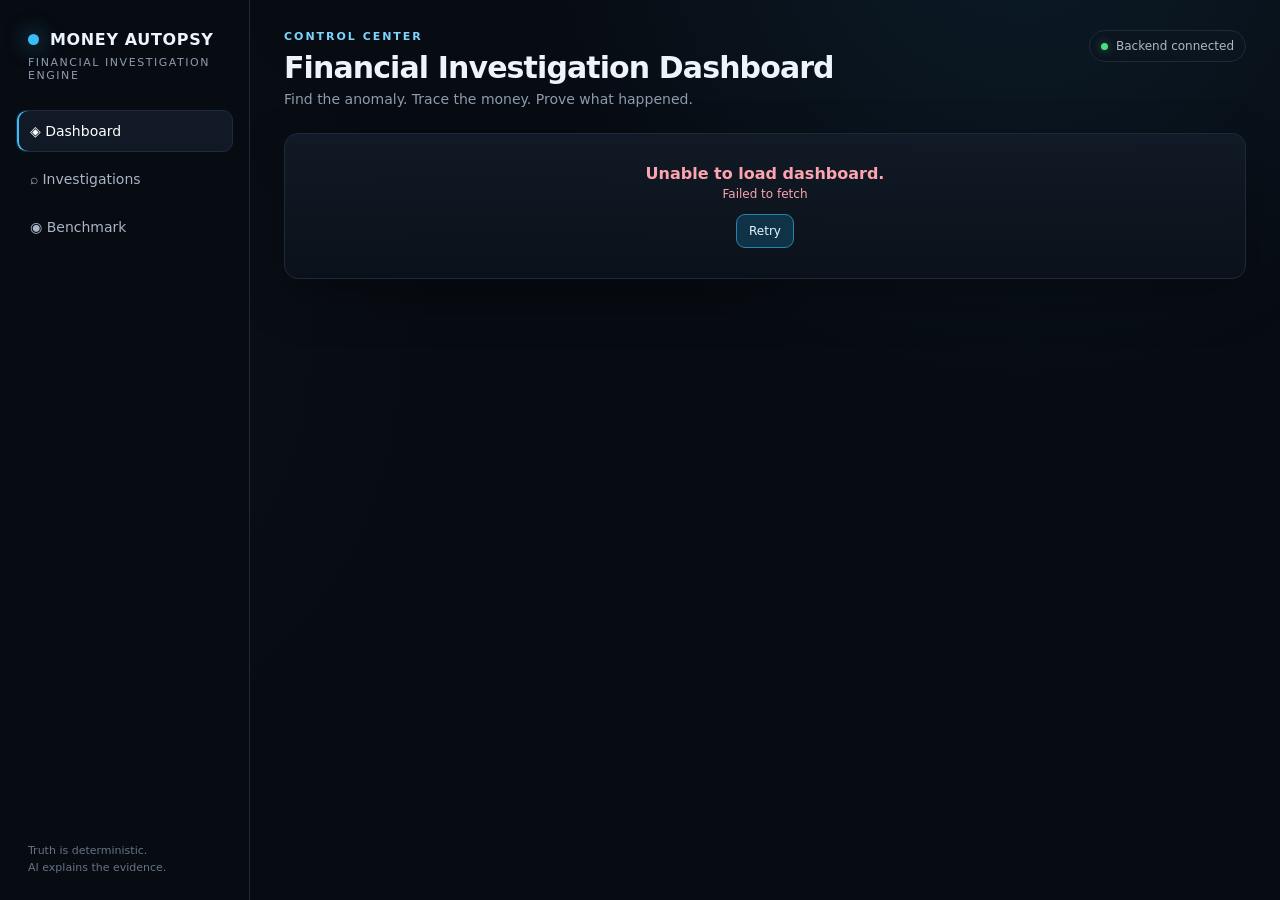
<file: frontend/index.html>
﻿<!DOCTYPE html>
<html lang="en">
<head>
    <meta charset="UTF-8">
    <meta name="viewport" content="width=device-width, initial-scale=1.0">
    <title>Money Autopsy</title>
    <meta http-equiv="refresh" content="0; url=dashboard.html">
</head>
<body>
    <p>Opening Money Autopsy...</p>
</body>
</html>
</file>
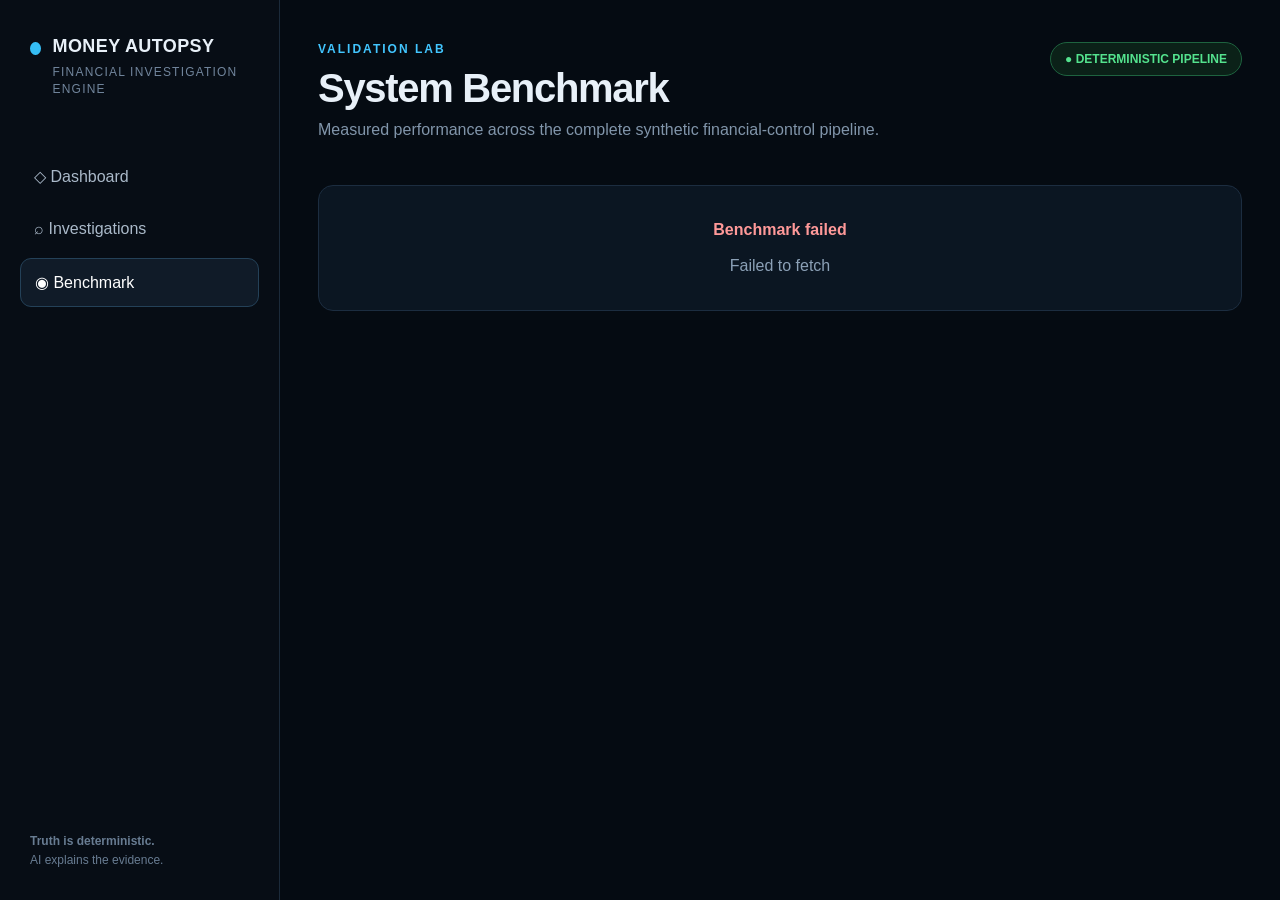
<file: frontend/benchmark.html>
﻿<!DOCTYPE html>
<html lang="en">
<head>
<meta charset="UTF-8">
<meta name="viewport" content="width=device-width, initial-scale=1.0">

<title>Benchmark | Money Autopsy</title>

<style>
*{box-sizing:border-box}

body{
    margin:0;
    background:#050b12;
    color:#e8f0f8;
    font-family:Inter,Segoe UI,Arial,sans-serif;
}

.app{
    display:flex;
    min-height:100vh;
}

.sidebar{
    width:280px;
    background:#070d15;
    border-right:1px solid #1b2a3a;
    padding:32px 20px;
    position:fixed;
    inset:0 auto 0 0;
}

.brand{
    display:flex;
    gap:12px;
    align-items:flex-start;
    margin:4px 10px 55px;
}

.dot{
    width:13px;
    height:13px;
    margin-top:6px;
    border-radius:50%;
    background:#35bdf4;
}

.brand-name{
    font-size:18px;
    font-weight:800;
    letter-spacing:.4px;
}

.brand-sub{
    margin-top:7px;
    color:#71859c;
    font-size:12px;
    line-height:1.4;
    letter-spacing:1.2px;
}

.nav a{
    display:block;
    color:#aab9c9;
    text-decoration:none;
    padding:14px 14px;
    margin:6px 0;
    border-radius:11px;
}

.nav a:hover,
.nav a.active{
    background:#101b28;
    color:#fff;
    border:1px solid #244158;
}

.footer{
    position:absolute;
    bottom:30px;
    left:30px;
    color:#687c92;
    font-size:12px;
    line-height:1.6;
}

.main{
    margin-left:280px;
    width:calc(100% - 280px);
    padding:42px 38px;
}

.container{
    max-width:1400px;
    margin:auto;
}

.eyebrow{
    color:#42c6ff;
    font-size:12px;
    font-weight:800;
    letter-spacing:2px;
    text-transform:uppercase;
}

h1{
    font-size:40px;
    margin:10px 0;
    letter-spacing:-1.3px;
}

.subtitle{
    color:#8195aa;
    margin-bottom:28px;
}

.topbar{
    display:flex;
    justify-content:space-between;
    align-items:flex-start;
    gap:20px;
}

.badge{
    padding:9px 14px;
    border-radius:999px;
    background:#0b2118;
    border:1px solid #1e633f;
    color:#54e38e;
    font-size:12px;
    font-weight:800;
}

.grid{
    display:grid;
    grid-template-columns:repeat(3,1fr);
    gap:15px;
    margin:25px 0;
}

.card{
    background:#0b1622;
    border:1px solid #1c2d40;
    border-radius:15px;
    padding:21px;
}

.label{
    color:#71869d;
    font-size:11px;
    letter-spacing:1px;
    text-transform:uppercase;
}

.value{
    margin-top:9px;
    font-size:32px;
    font-weight:850;
}

.pass{
    color:#54e38e;
}

.section{
    background:#0b1622;
    border:1px solid #1c2d40;
    border-radius:15px;
    padding:23px;
    margin-top:18px;
}

.section h2{
    margin:0 0 6px;
    font-size:18px;
}

.muted{
    color:#72869d;
    font-size:13px;
}

.metrics{
    display:grid;
    grid-template-columns:repeat(6,1fr);
    gap:10px;
    margin-top:18px;
}

.metric{
    background:#07111b;
    border:1px solid #192a3c;
    border-radius:11px;
    padding:16px;
}

.metric .value{
    font-size:25px;
}

.performance{
    display:grid;
    grid-template-columns:1fr 1fr;
    gap:12px;
    margin-top:15px;
}

.notice{
    margin-top:18px;
    border-left:3px solid #d4a62c;
    background:#171406;
    padding:17px;
    color:#c7b889;
    line-height:1.55;
    border-radius:0 10px 10px 0;
}

.principle{
    margin-top:18px;
    border-left:3px solid #42c6ff;
    background:#081521;
    padding:18px;
    color:#b7c7d8;
    line-height:1.6;
    border-radius:0 10px 10px 0;
}

button{
    border:1px solid #2d6e91;
    background:#0c2332;
    color:#dff6ff;
    padding:10px 16px;
    border-radius:9px;
    cursor:pointer;
}

button:hover{
    background:#123449;
}

.loading{
    text-align:center;
    padding:35px;
    color:#8ba0b6;
}

@media(max-width:1000px){
    .metrics{grid-template-columns:repeat(3,1fr)}
    .grid{grid-template-columns:1fr 1fr}
}

@media(max-width:700px){
    .sidebar{
        width:220px;
    }
    .main{
        margin-left:220px;
        width:calc(100% - 220px);
        padding:25px 18px;
    }
    .grid,.metrics{
        grid-template-columns:1fr;
    }
}
</style>
</head>

<body>

<div class="app">

<aside class="sidebar">

<div class="brand">
<div class="dot"></div>
<div>
<div class="brand-name">MONEY AUTOPSY</div>
<div class="brand-sub">FINANCIAL INVESTIGATION ENGINE</div>
</div>
</div>

<nav class="nav">
<a href="dashboard.html">◇ Dashboard</a>
<a href="dashboard.html#cases">⌕ Investigations</a>
<a class="active" href="benchmark.html">◉ Benchmark</a>
</nav>

<div class="footer">
<strong>Truth is deterministic.</strong><br>
AI explains the evidence.
</div>

</aside>

<main class="main">

<div class="container">

<div class="topbar">

<div>
<div class="eyebrow">Validation Lab</div>
<h1>System Benchmark</h1>
<div class="subtitle">
Measured performance across the complete synthetic financial-control pipeline.
</div>
</div>

<div class="badge">● DETERMINISTIC PIPELINE</div>

</div>

<div id="loading" class="section loading">
<strong>Running 300-case benchmark…</strong>
<br><br>
This evaluates the complete deterministic pipeline. The first run can take around 1–2 minutes.
</div>

<div id="content" style="display:none">

<div class="grid">

<div class="card">
<div class="label">Total cases</div>
<div id="total" class="value">—</div>
</div>

<div class="card">
<div class="label">Failed cases</div>
<div id="failed" class="value pass">—</div>
</div>

<div class="card">
<div class="label">Throughput</div>
<div id="throughput" class="value">—</div>
</div>

</div>

<div class="section">

<h2>Accuracy & Integrity</h2>
<div class="muted">Full deterministic benchmark results</div>

<div class="metrics">

<div class="metric">
<div class="label">Classification</div>
<div id="classification" class="value pass">—</div>
</div>

<div class="metric">
<div class="label">Status</div>
<div id="status" class="value pass">—</div>
</div>

<div class="metric">
<div class="label">Recovery</div>
<div id="recovery" class="value pass">—</div>
</div>

<div class="metric">
<div class="label">Resolution</div>
<div id="resolution" class="value pass">—</div>
</div>

<div class="metric">
<div class="label">Unresolved</div>
<div id="unresolved" class="value pass">—</div>
</div>

<div class="metric">
<div class="label">Proof Chain</div>
<div id="proof" class="value pass">—</div>
</div>

</div>

</div>

<div class="section">

<h2>Performance</h2>
<div class="muted">Measured on the local deterministic pipeline</div>

<div class="performance">

<div class="metric">
<div class="label">Processing time</div>
<div id="elapsed" class="value">—</div>
</div>

<div class="metric">
<div class="label">Cases / second</div>
<div id="throughput2" class="value">—</div>
</div>

</div>

</div>

<div class="notice">
<strong>AI benchmark intentionally excluded.</strong><br>
The deterministic financial truth benchmark is measured independently from Gemini availability or API quota. AI is used to explain evidence, not establish financial truth.
</div>

<div class="principle">
<strong>System principle</strong><br>
AI explains financial evidence; deterministic systems establish financial truth.
</div>

</div>

</div>

</main>
</div>

<script src="js/api.js?v=20260905c"></script>

<script>
async function loadBenchmark(){

    try{

        const data = await window.getBenchmark();

        console.log("Benchmark:", data);

        document.getElementById("total").textContent =
            data.total_cases;

        document.getElementById("failed").textContent =
            data.failed_count;

        document.getElementById("classification").textContent =
            data.classification.accuracy.toFixed(2) + "%";

        document.getElementById("status").textContent =
            data.status.accuracy.toFixed(2) + "%";

        document.getElementById("recovery").textContent =
            data.recovery.accuracy.toFixed(2) + "%";

        document.getElementById("resolution").textContent =
            data.resolution.accuracy.toFixed(2) + "%";

        document.getElementById("unresolved").textContent =
            data.unresolved_preservation.accuracy.toFixed(2) + "%";

        document.getElementById("proof").textContent =
            data.proof_chain.integrity.toFixed(2) + "%";

        document.getElementById("elapsed").textContent =
            data.performance.elapsed_seconds.toFixed(2) + "s";

        document.getElementById("throughput").textContent =
            data.performance.throughput_cases_per_second.toFixed(2);

        document.getElementById("throughput2").textContent =
            data.performance.throughput_cases_per_second.toFixed(2);

        document.getElementById("loading").style.display = "none";
        document.getElementById("content").style.display = "block";

    }catch(error){

        console.error(error);

        document.getElementById("loading").innerHTML =
            `<strong style="color:#ff9999">
            Benchmark failed
            </strong>
            <br><br>${error.message}`;
    }
}

loadBenchmark();
</script>

</body>
</html>
</file>
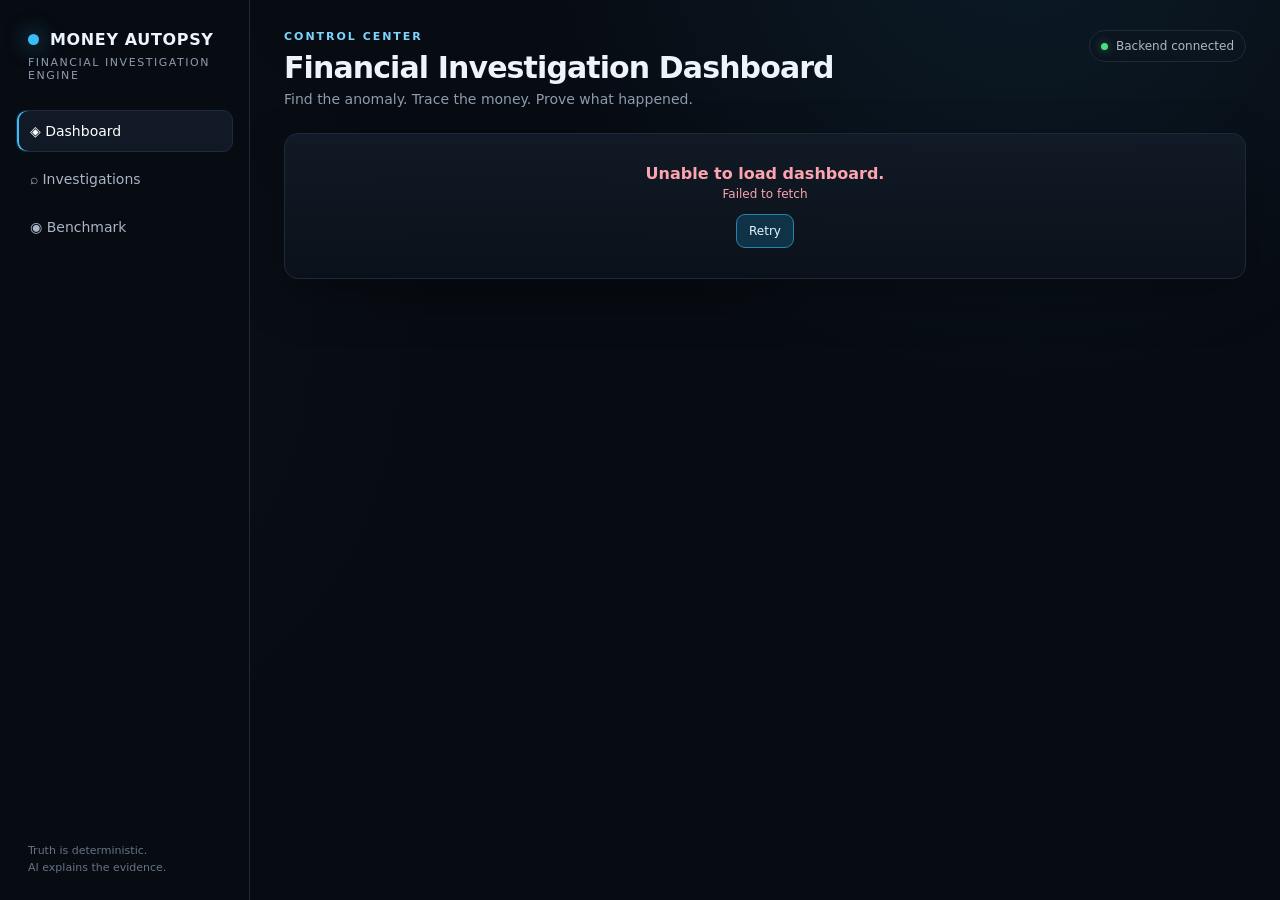
<file: frontend/dashboard.html>
<!doctype html><html lang="en"><head><meta charset="utf-8"><meta name="viewport" content="width=device-width,initial-scale=1"><title>Money Autopsy — Dashboard</title><link rel="stylesheet" href="css/style.css?v=3"></head><body><div class="app"><aside class="sidebar"><div class="brand"><div class="brand-mark"><span class="brand-dot"></span><span>MONEY AUTOPSY</span></div><small>Financial investigation engine</small></div><nav class="nav"><a class="active" href="dashboard.html">◈ Dashboard</a><a href="investigation.html">⌕ Investigations</a><a href="benchmark.html">◉ Benchmark</a></nav><div class="sidebar-foot">Truth is deterministic.<br>AI explains the evidence.</div></aside><main class="main"><header class="topbar"><div><div class="eyebrow">Control center</div><h1>Financial Investigation Dashboard</h1><p class="subtitle">Find the anomaly. Trace the money. Prove what happened.</p></div><div class="status-pill"><span class="status-dot"></span> Backend connected</div></header><div id="dashboard-error" class="card error" hidden></div><div id="dashboard-loading" class="card loading">Loading financial control center…</div><section id="dashboard-content" hidden><div class="grid kpis"><div class="card kpi"><div class="kpi-label">Total cases</div><div id="total-cases" class="kpi-value">—</div><div class="kpi-note">Investigable financial records</div></div><div class="card kpi"><div class="kpi-label">Normal</div><div id="normal-cases" class="kpi-value">—</div><div class="kpi-note">No action required</div></div><div class="card kpi"><div class="kpi-label">Exceptions</div><div id="exception-cases" class="kpi-value">—</div><div class="kpi-note">Require investigation or review</div></div><div class="card kpi"><div class="kpi-label">Unresolved</div><div id="unresolved-cases" class="kpi-value">—</div><div class="kpi-note">Evidence required</div></div></div><div class="grid two"><section class="card section"><div class="section-head"><div><div class="section-title">Exception distribution</div><div class="section-note">Synthetic financial world</div></div></div><div id="exception-bars" class="bars"></div></section><section class="card section"><div class="section-head"><div><div class="section-title">Investigation queue</div><div class="section-note">Open a case to inspect its proof chain</div></div><a class="btn primary" href="investigation.html">Investigate</a></div><div class="controls" style="margin-bottom:12px"><input id="case-search" class="search" placeholder="Search CASE_000151…"></div><div id="queue" class="table-wrap"></div></section></div><section class="card section" style="margin-top:14px"><div class="section-head"><div><div class="section-title">System principles</div><div class="section-note">Money Autopsy operating model</div></div></div><div class="grid" style="grid-template-columns:repeat(3,1fr)"><div><span class="badge good">DETERMINISTIC</span><p style="color:#9eacbc;font-size:12px;line-height:1.6">Financial truth is established by deterministic rules, not by an LLM.</p></div><div><span class="badge">EVIDENCE-GROUNDED</span><p style="color:#9eacbc;font-size:12px;line-height:1.6">Every investigation can point back to the records used to support its conclusion.</p></div><div><span class="badge warn">UNRESOLVED IS VALID</span><p style="color:#9eacbc;font-size:12px;line-height:1.6">Insufficient evidence becomes a first-class outcome instead of a fabricated answer.</p></div></div></section></section></main></div><script src="js/api.js?v=3"></script><script src="js/dashboard.js?v=3"></script></body></html>
</file>
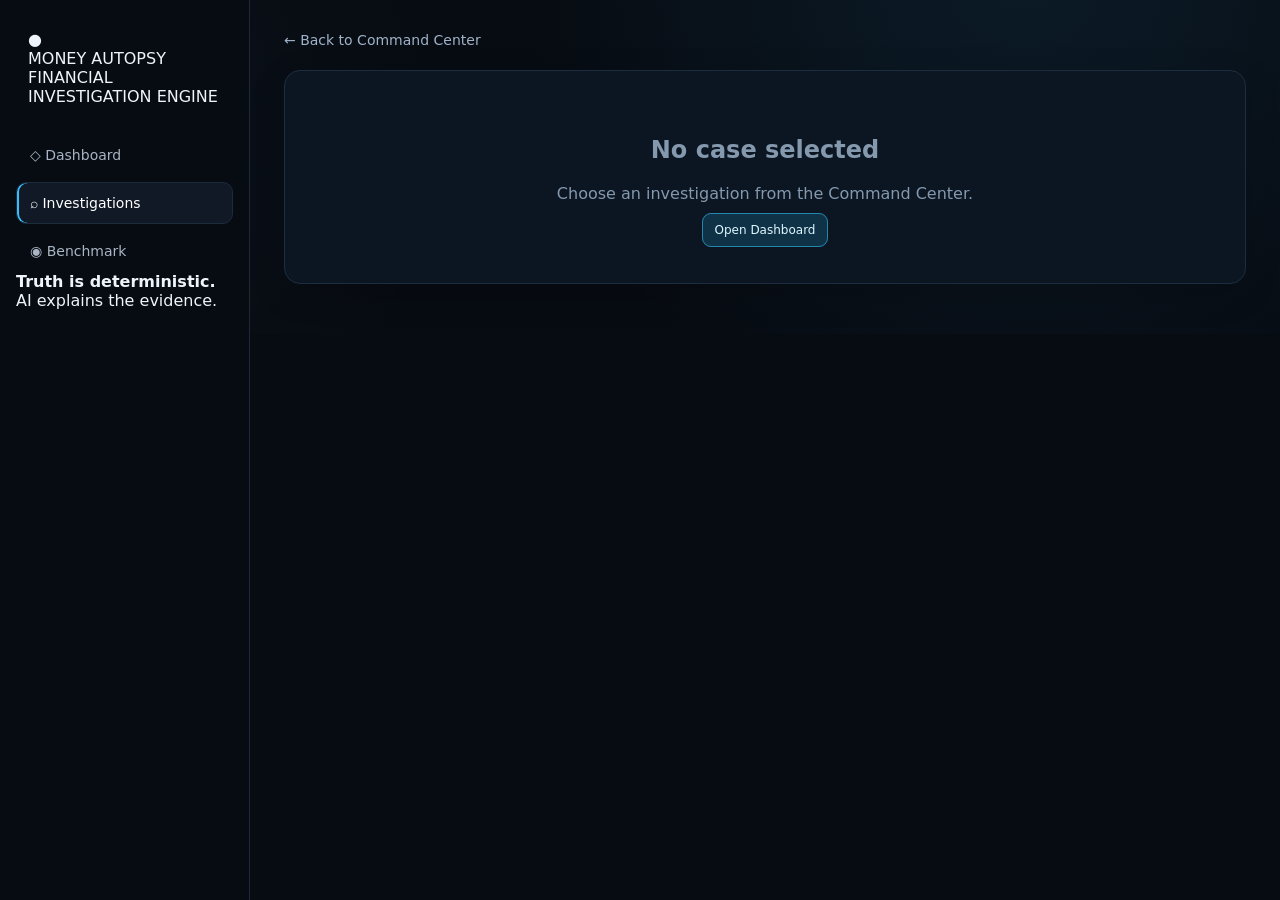
<file: frontend/investigation.html>
﻿<!DOCTYPE html>
<html lang="en">
<head>
    <meta charset="UTF-8">
    <meta name="viewport" content="width=device-width, initial-scale=1.0">
    <title>Investigation | Money Autopsy</title>

    <link rel="stylesheet" href="css/style.css?v=20260905c">

    <style>
        .investigation-page {
            max-width: 1400px;
        }

        .back-link {
            display: inline-flex;
            align-items: center;
            gap: 8px;
            color: #9fb2c8;
            text-decoration: none;
            margin-bottom: 22px;
            font-size: 14px;
        }

        .back-link:hover {
            color: #4cc9ff;
        }

        .case-header {
            display: flex;
            justify-content: space-between;
            align-items: flex-start;
            gap: 24px;
            margin-bottom: 28px;
        }

        .eyebrow {
            color: #4cc9ff;
            font-size: 12px;
            font-weight: 700;
            letter-spacing: 2px;
            text-transform: uppercase;
            margin-bottom: 8px;
        }

        .case-title {
            font-size: 38px;
            margin: 0 0 8px;
            letter-spacing: -1px;
        }

        .case-subtitle {
            color: #8ea1b8;
            margin: 0;
        }

        .status-stack {
            display: flex;
            gap: 10px;
            flex-wrap: wrap;
        }

        .status-pill {
            border: 1px solid #24374b;
            background: #0d1724;
            padding: 9px 14px;
            border-radius: 999px;
            font-size: 12px;
            font-weight: 700;
        }

        .status-pill.exception {
            color: #ffd166;
            border-color: #66531b;
        }

        .status-pill.normal {
            color: #54e38e;
            border-color: #1d5b3a;
        }

        .status-pill.unresolved {
            color: #ff9d9d;
            border-color: #683333;
        }

        .investigation-grid {
            display: grid;
            grid-template-columns: 1.35fr .65fr;
            gap: 18px;
        }

        .panel {
            background: #0c1622;
            border: 1px solid #1d2d40;
            border-radius: 16px;
            padding: 22px;
            box-shadow: 0 10px 35px rgba(0,0,0,.16);
        }

        .panel.full {
            grid-column: 1 / -1;
        }

        .panel-heading {
            display: flex;
            justify-content: space-between;
            align-items: center;
            gap: 15px;
            margin-bottom: 18px;
        }

        .panel-heading h2 {
            margin: 0;
            font-size: 18px;
        }

        .panel-heading span {
            color: #71859d;
            font-size: 12px;
        }

        .financial-grid {
            display: grid;
            grid-template-columns: repeat(3, 1fr);
            gap: 12px;
        }

        .metric {
            background: #08111b;
            border: 1px solid #18283a;
            border-radius: 12px;
            padding: 16px;
        }

        .metric-label {
            color: #71859d;
            font-size: 11px;
            text-transform: uppercase;
            letter-spacing: 1px;
            margin-bottom: 8px;
        }

        .metric-value {
            font-size: 22px;
            font-weight: 800;
        }

        .metric.recovery {
            border-color: #315c72;
        }

        .records-list {
            display: grid;
            gap: 9px;
        }

        .record {
            display: flex;
            justify-content: space-between;
            align-items: center;
            gap: 15px;
            padding: 13px 15px;
            border: 1px solid #1a2a3b;
            background: #08111b;
            border-radius: 10px;
        }

        .record-type {
            color: #4cc9ff;
            font-size: 11px;
            font-weight: 800;
            letter-spacing: .7px;
        }

        .record-id {
            font-family: Consolas, monospace;
            font-size: 13px;
            color: #d6e0eb;
            text-align: right;
            word-break: break-all;
        }

        .proof-list {
            display: grid;
            gap: 10px;
        }

        .proof-step {
            display: grid;
            grid-template-columns: 42px 1fr;
            gap: 14px;
            padding: 15px;
            border: 1px solid #1a2a3b;
            background: #08111b;
            border-radius: 11px;
        }

        .proof-number {
            width: 34px;
            height: 34px;
            display: grid;
            place-items: center;
            border-radius: 50%;
            background: #10283a;
            color: #4cc9ff;
            font-weight: 800;
            font-size: 12px;
        }

        .proof-title {
            font-weight: 750;
            margin-bottom: 5px;
        }

        .proof-description {
            color: #879bb1;
            font-size: 13px;
            line-height: 1.55;
        }

        .decision-box {
            border: 1px solid #284258;
            background: linear-gradient(135deg, #0b1927, #0d1c2a);
            border-radius: 13px;
            padding: 20px;
        }

        .decision-label {
            color: #71859d;
            text-transform: uppercase;
            letter-spacing: 1px;
            font-size: 11px;
            margin-bottom: 8px;
        }

        .decision-value {
            font-size: 24px;
            font-weight: 850;
            margin-bottom: 10px;
        }

        .decision-reason {
            color: #8ea1b8;
            line-height: 1.55;
            font-size: 13px;
        }

        .why-box {
            border-left: 3px solid #4cc9ff;
            background: #091522;
            padding: 18px 20px;
            border-radius: 0 12px 12px 0;
            color: #b8c7d7;
            line-height: 1.65;
        }

        .loading-box,
        .error-box,
        .empty-box {
            padding: 45px;
            text-align: center;
            color: #8498ae;
        }

        .error-box {
            color: #ffaaaa;
        }

        .hidden {
            display: none !important;
        }

        @media (max-width: 900px) {
            .investigation-grid {
                grid-template-columns: 1fr;
            }

            .panel.full {
                grid-column: auto;
            }

            .financial-grid {
                grid-template-columns: 1fr 1fr;
            }

            .case-header {
                flex-direction: column;
            }
        }

        @media (max-width: 560px) {
            .financial-grid {
                grid-template-columns: 1fr;
            }

            .case-title {
                font-size: 28px;
            }
        }
    </style>
</head>

<body>

<div class="app-shell">

    <aside class="sidebar">
        <div class="brand">
            <div class="brand-mark">●</div>
            <div>
                <div class="brand-name">MONEY AUTOPSY</div>
                <div class="brand-subtitle">FINANCIAL INVESTIGATION ENGINE</div>
            </div>
        </div>

        <nav class="nav">
            <a href="dashboard.html">◇ Dashboard</a>
            <a class="active" href="dashboard.html#cases">⌕ Investigations</a>
            <a href="benchmark.html">◉ Benchmark</a>
        </nav>

        <div class="sidebar-footer">
            <strong>Truth is deterministic.</strong><br>
            AI explains the evidence.
        </div>
    </aside>

    <main class="main">

        <div class="investigation-page">

            <a class="back-link" href="dashboard.html">
                ← Back to Command Center
            </a>

            <div id="loadingPanel" class="panel loading-box">
                Loading investigation evidence…
            </div>

            <div id="errorPanel" class="panel error-box hidden"></div>

            <div id="emptyPanel" class="panel empty-box hidden">
                <h2>No case selected</h2>
                <p>Choose an investigation from the Command Center.</p>
                <a class="btn primary" href="dashboard.html">Open Dashboard</a>
            </div>

            <section id="investigationContent" class="hidden">

                <header class="case-header">

                    <div>
                        <div class="eyebrow">Financial Investigation</div>
                        <h1 id="caseId" class="case-title">CASE</h1>
                        <p id="caseSubtitle" class="case-subtitle">
                            Trace the money. Establish the evidence. Prove the outcome.
                        </p>
                    </div>

                    <div class="status-stack">
                        <div id="classification" class="status-pill exception">UNKNOWN</div>
                        <div id="caseStatus" class="status-pill">UNKNOWN</div>
                    </div>

                </header>

                <div class="investigation-grid">

                    <section class="panel full">
                        <div class="panel-heading">
                            <h2>Financial Trace</h2>
                            <span>Deterministic truth</span>
                        </div>

                        <div class="financial-grid">

                            <div class="metric">
                                <div class="metric-label">Expected settlement</div>
                                <div id="expectedAmount" class="metric-value">—</div>
                            </div>

                            <div class="metric">
                                <div class="metric-label">Observed settlement</div>
                                <div id="observedAmount" class="metric-value">—</div>
                            </div>

                            <div class="metric recovery">
                                <div class="metric-label">Recovery / impact</div>
                                <div id="recoveryAmount" class="metric-value">—</div>
                            </div>

                        </div>
                    </section>

                    <section class="panel">
                        <div class="panel-heading">
                            <h2>Why?</h2>
                            <span>Investigation conclusion</span>
                        </div>

                        <div id="whyContainer" class="why-box">
                            Establishing the financial cause…
                        </div>
                    </section>

                    <section class="panel">
                        <div class="panel-heading">
                            <h2>Decision</h2>
                            <span>Controlled action</span>
                        </div>

                        <div class="decision-box">
                            <div class="decision-label">Recommended resolution</div>
                            <div id="decisionValue" class="decision-value">
                                REVIEW REQUIRED
                            </div>
                            <div id="decisionReason" class="decision-reason">
                                Awaiting investigation result.
                            </div>
                        </div>
                    </section>

                    <section class="panel">
                        <div class="panel-heading">
                            <h2>Evidence Records</h2>
                            <span>Source records used</span>
                        </div>

                        <div id="recordsContainer" class="records-list"></div>
                    </section>

                    <section class="panel">
                        <div class="panel-heading">
                            <h2>Proof Chain</h2>
                            <span>Evidence → conclusion</span>
                        </div>

                        <div id="proofContainer" class="proof-list"></div>
                    </section>

                </div>

            </section>

        </div>

    </main>

</div>

<script src="js/api.js?v=20260905c"></script>
<script src="js/investigation.js?v=20260905c"></script>

</body>
</html>
</file>
<file: frontend/css/style.css>
:root{--bg:#070b12;--panel:#0d131d;--panel2:#111a26;--border:#1e2a39;--text:#eef4fb;--muted:#8d9bad;--accent:#7dd3fc;--accent2:#38bdf8;--good:#4ade80;--warn:#fbbf24;--bad:#fb7185;--shadow:0 18px 50px rgba(0,0,0,.28)}*{box-sizing:border-box}html,body{margin:0;min-height:100%;font-family:Inter,ui-sans-serif,system-ui,-apple-system,BlinkMacSystemFont,"Segoe UI",sans-serif;background:var(--bg);color:var(--text)}body{background:radial-gradient(circle at 80% -10%,rgba(56,189,248,.09),transparent 32rem),radial-gradient(circle at 0% 40%,rgba(125,211,252,.045),transparent 28rem),var(--bg)}a{color:inherit;text-decoration:none}button,input,select{font:inherit}button{cursor:pointer}.app{display:flex;min-height:100vh}.sidebar{position:fixed;inset:0 auto 0 0;width:250px;padding:26px 16px;border-right:1px solid var(--border);background:rgba(8,12,19,.94);backdrop-filter:blur(18px);z-index:10}.brand{padding:4px 12px 28px}.brand-mark{display:flex;align-items:center;gap:11px;font-weight:800;letter-spacing:.04em}.brand-dot{width:11px;height:11px;border-radius:50%;background:var(--accent2);box-shadow:0 0 22px rgba(56,189,248,.8)}.brand small{display:block;color:var(--muted);margin-top:7px;font-size:11px;letter-spacing:.14em;text-transform:uppercase}.nav{display:grid;gap:6px}.nav a{padding:12px 13px;border:1px solid transparent;border-radius:10px;color:#a9b5c4;font-size:14px}.nav a:hover,.nav a.active{background:#101925;border-color:#1d2b3b;color:#fff}.nav a.active{box-shadow:inset 2px 0 0 var(--accent2)}.sidebar-foot{position:absolute;left:28px;right:20px;bottom:24px;color:#667486;font-size:11px;line-height:1.5}.main{margin-left:250px;width:calc(100% - 250px);padding:30px 34px 50px}.topbar{display:flex;justify-content:space-between;align-items:flex-start;gap:20px;margin-bottom:26px}.eyebrow{font-size:11px;text-transform:uppercase;letter-spacing:.18em;color:var(--accent);font-weight:700}h1{margin:7px 0 6px;font-size:30px;letter-spacing:-.03em}.subtitle{margin:0;color:var(--muted);font-size:14px}.status-pill{display:inline-flex;align-items:center;gap:8px;padding:8px 11px;border:1px solid var(--border);border-radius:999px;background:#0c141f;color:#aeb9c7;font-size:12px}.status-dot{width:7px;height:7px;border-radius:50%;background:var(--good);box-shadow:0 0 10px rgba(74,222,128,.55)}.grid{display:grid;gap:14px}.kpis{grid-template-columns:repeat(4,minmax(0,1fr));margin-bottom:14px}.card{background:linear-gradient(180deg,rgba(17,26,38,.96),rgba(11,17,26,.96));border:1px solid var(--border);border-radius:14px;box-shadow:var(--shadow)}.kpi{padding:19px}.kpi-label{color:var(--muted);font-size:12px;text-transform:uppercase;letter-spacing:.08em}.kpi-value{font-size:30px;font-weight:750;margin-top:9px;letter-spacing:-.04em}.kpi-note{margin-top:6px;font-size:11px;color:#6f7d8e}.two{grid-template-columns:1.1fr .9fr}.section{padding:20px}.section-head{display:flex;justify-content:space-between;align-items:center;gap:15px;margin-bottom:18px}.section-title{font-size:15px;font-weight:700}.section-note{font-size:11px;color:var(--muted)}.bars{display:grid;gap:12px}.bar-row{display:grid;grid-template-columns:180px 1fr 40px;align-items:center;gap:12px;font-size:12px}.bar-label{color:#b9c4d1;overflow:hidden;text-overflow:ellipsis;white-space:nowrap}.bar-track{height:8px;background:#182230;border-radius:99px;overflow:hidden}.bar-fill{height:100%;background:linear-gradient(90deg,#38bdf8,#7dd3fc);border-radius:99px}.bar-count{text-align:right;color:#aab6c5;font-variant-numeric:tabular-nums}.table-wrap{overflow:auto}table{width:100%;border-collapse:collapse}th,td{text-align:left;padding:12px 10px;border-bottom:1px solid #1a2532;font-size:12px;white-space:nowrap}th{color:#728094;font-weight:650;text-transform:uppercase;letter-spacing:.07em;font-size:10px}td{color:#d7e0ea}tbody tr{transition:.15s}tbody tr:hover{background:#111a25}.case-link{color:#dff5ff;font-weight:650}.badge{display:inline-flex;padding:5px 8px;border-radius:999px;font-size:10px;font-weight:750;letter-spacing:.04em;border:1px solid #263444;background:#101a26;color:#aebdcd}.badge.good{color:#86efac;border-color:#1d4930;background:#0c1d14}.badge.warn{color:#fcd34d;border-color:#4b3b13;background:#1d1708}.badge.bad{color:#fda4af;border-color:#4c1d28;background:#1e0d12}.btn{border:1px solid #263548;background:#111b28;color:#e8f0f8;border-radius:9px;padding:9px 12px;font-size:12px}.btn:hover{border-color:#3a536c;background:#152334}.btn.primary{border-color:#2585ad;background:#103247;color:#dff7ff}.loading,.error,.empty{padding:30px;text-align:center;color:var(--muted)}.error{color:#fda4af}.controls{display:flex;gap:8px;flex-wrap:wrap}.search{min-width:240px;border:1px solid var(--border);background:#0c141f;color:#eef4fb;border-radius:9px;padding:9px 11px;outline:none}.search:focus{border-color:#2b6c8a}@media(max-width:1000px){.sidebar{width:210px}.main{margin-left:210px;width:calc(100% - 210px);padding:24px}.kpis{grid-template-columns:repeat(2,1fr)}.two{grid-template-columns:1fr}}@media(max-width:700px){.sidebar{position:static;width:100%;height:auto;border-right:0;border-bottom:1px solid var(--border)}.app{display:block}.main{margin:0;width:100%;padding:20px}.sidebar-foot{display:none}.kpis{grid-template-columns:1fr}.two{grid-template-columns:1fr}.topbar{display:block}.status-pill{margin-top:15px}.bar-row{grid-template-columns:120px 1fr 32px}}
</file>
